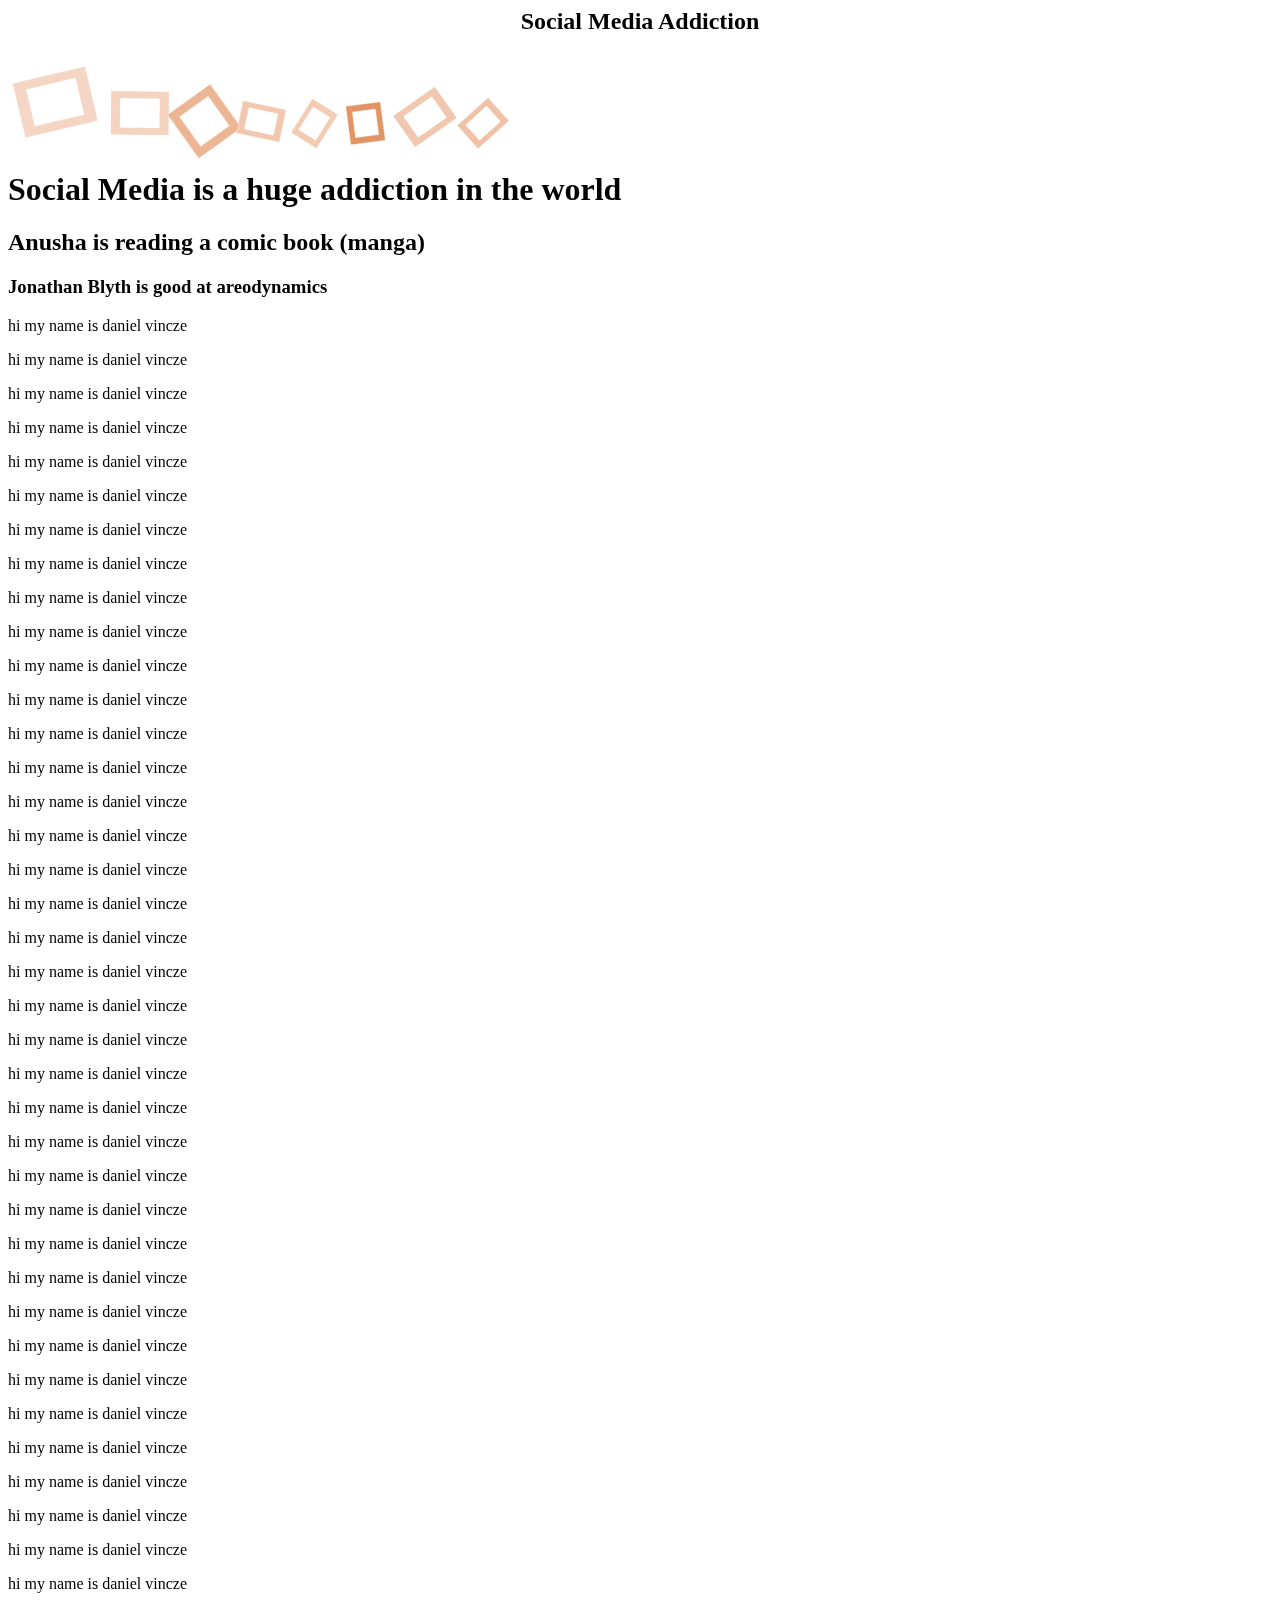
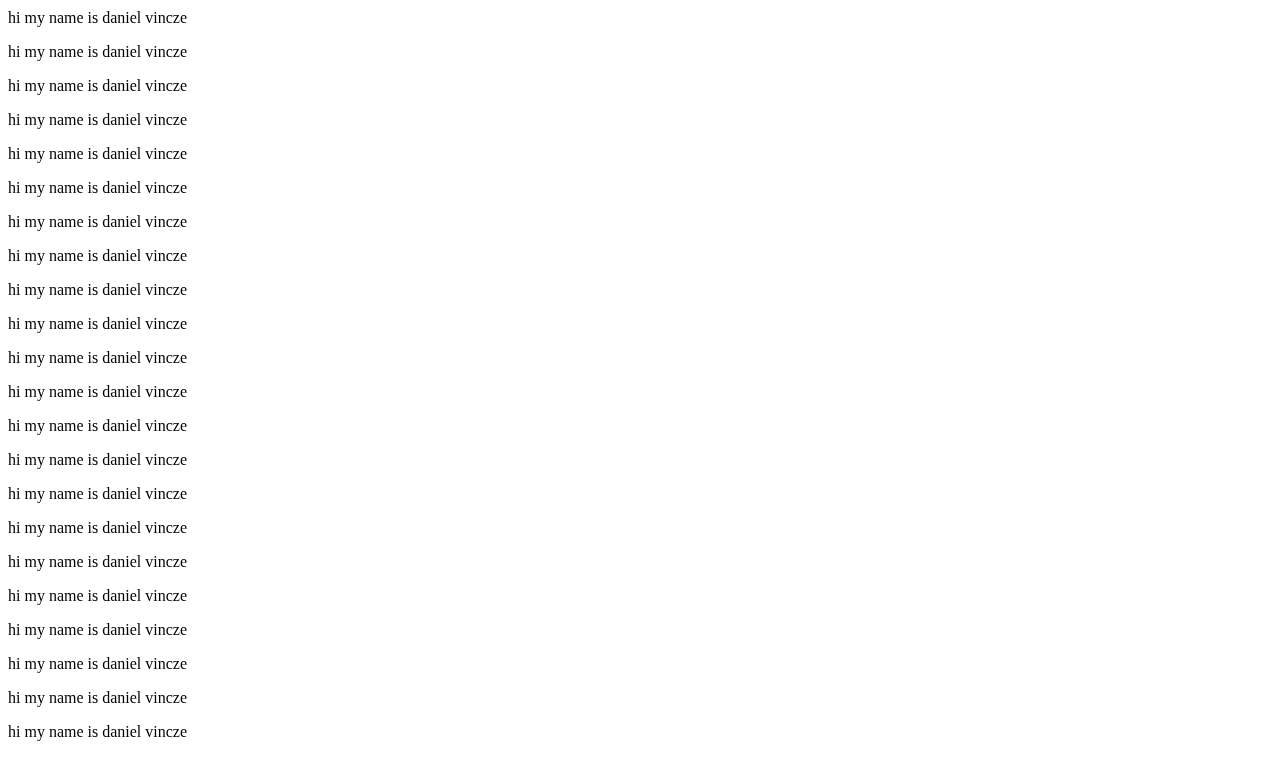
<file: index.html>
<html>
  <head>
    <link rel="icon" type="image/png" href="index_images/Media_Tracker.png">
    <link rel="stylesheet" href="global.css">
    <title>Media Tracker</title>
	
	<div class="header" id="myHeader">
		<h2 class="center-text">Social Media Addiction </h2>
	</div>
	<meta name="viewport" content="width=device-width, initial-scale=1">
	<style>
/* width */
::-webkit-scrollbar {
  width: 10px;
}

/* Track */
::-webkit-scrollbar-track {
  background: #f1f1f1; 
}
 
/* Handle */
::-webkit-scrollbar-thumb {
  background: #888; 
}

/* Handle on hover */
::-webkit-scrollbar-thumb:hover {
  background: #555; 
}
/*Center text function */
.center-text {
    text-align: center; /* Centers inline text inside the element */
}  </style>
  </head>

  <body>
    <div class="background"></div>

    <h1>Social Media is a huge addiction in the world</h1>
	<h2> Anusha is reading a comic book (manga)</h2>
	<h3> Jonathan Blyth is good at areodynamics</h3>

 <script>
  const images = [
    'index_background/Square_1.png',
    'index_background/Square_2.png',
    'index_background/Square_3.png'
  ];

  const background = document.querySelector('.background');
  const placed = [];
  const targetCount = Math.floor(Math.random() * 4) + 5; // random between 5 and 8

  function overlaps(x, y, size) {
    for (const p of placed) {
      const dx = x - p.x;
      const dy = y - p.y;
      const distance = Math.sqrt(dx * dx + dy * dy);
      if (distance < (size + p.size) / 6) return true;
    }
    return false;
  }

  let count = 0;
  let attempts = 0;

  while (count < targetCount && attempts < 1000) {
    attempts++;

    const size = Math.random() * 80 + 50;
    const x = Math.random() * 90;
    const y = Math.random() * 90;

    if (overlaps(x, y, size)) continue;

    placed.push({ x, y, size });

    const img = document.createElement('img');
    img.src = images[Math.floor(Math.random() * images.length)];
    img.classList.add('floating-shape');

    const angle = Math.random() * 360;
    const opacity = Math.random() * 0.5 + 0.4;

    img.style.cssText = `
      width: ${size}px;
      height: ${size}px;
      left: ${x}%;
      top: ${y}%;
      transform: rotate(${angle}deg);
      opacity: ${opacity};
      mix-blend-mode: screen;
    `;

    background.appendChild(img);
    count++;
  }
</script>

<p> hi my name is daniel vincze</p>
<p> hi my name is daniel vincze</p>
<p> hi my name is daniel vincze</p>
<p> hi my name is daniel vincze</p>
<p> hi my name is daniel vincze</p>
<p> hi my name is daniel vincze</p>
<p> hi my name is daniel vincze</p>
<p> hi my name is daniel vincze</p>
<p> hi my name is daniel vincze</p>
<p> hi my name is daniel vincze</p>
<p> hi my name is daniel vincze</p>
<p> hi my name is daniel vincze</p>
<p> hi my name is daniel vincze</p>
<p> hi my name is daniel vincze</p>
<p> hi my name is daniel vincze</p>
<p> hi my name is daniel vincze</p>
<p> hi my name is daniel vincze</p>
<p> hi my name is daniel vincze</p>
<p> hi my name is daniel vincze</p>
<p> hi my name is daniel vincze</p>
<p> hi my name is daniel vincze</p>
<p> hi my name is daniel vincze</p>
<p> hi my name is daniel vincze</p>
<p> hi my name is daniel vincze</p>
<p> hi my name is daniel vincze</p>
<p> hi my name is daniel vincze</p>
<p> hi my name is daniel vincze</p>
<p> hi my name is daniel vincze</p>
<p> hi my name is daniel vincze</p>
<p> hi my name is daniel vincze</p>
<p> hi my name is daniel vincze</p>
<p> hi my name is daniel vincze</p>
<p> hi my name is daniel vincze</p>
<p> hi my name is daniel vincze</p>
<p> hi my name is daniel vincze</p>
<p> hi my name is daniel vincze</p>
<p> hi my name is daniel vincze</p>
<p> hi my name is daniel vincze</p>
<p> hi my name is daniel vincze</p>
<p> hi my name is daniel vincze</p>
<p> hi my name is daniel vincze</p>
<p> hi my name is daniel vincze</p>
<p> hi my name is daniel vincze</p>
<p> hi my name is daniel vincze</p>
<p> hi my name is daniel vincze</p>
<p> hi my name is daniel vincze</p>
<p> hi my name is daniel vincze</p>
<p> hi my name is daniel vincze</p>
<p> hi my name is daniel vincze</p>
<p> hi my name is daniel vincze</p>
<p> hi my name is daniel vincze</p>
<p> hi my name is daniel vincze</p>
<p> hi my name is daniel vincze</p>
<p> hi my name is daniel vincze</p>
<p> hi my name is daniel vincze</p>
<p> hi my name is daniel vincze</p>
<p> hi my name is daniel vincze</p>
<p> hi my name is daniel vincze</p>
<p> hi my name is daniel vincze</p>
<p> hi my name is daniel vincze</p>

  </body>
</html>
</file>
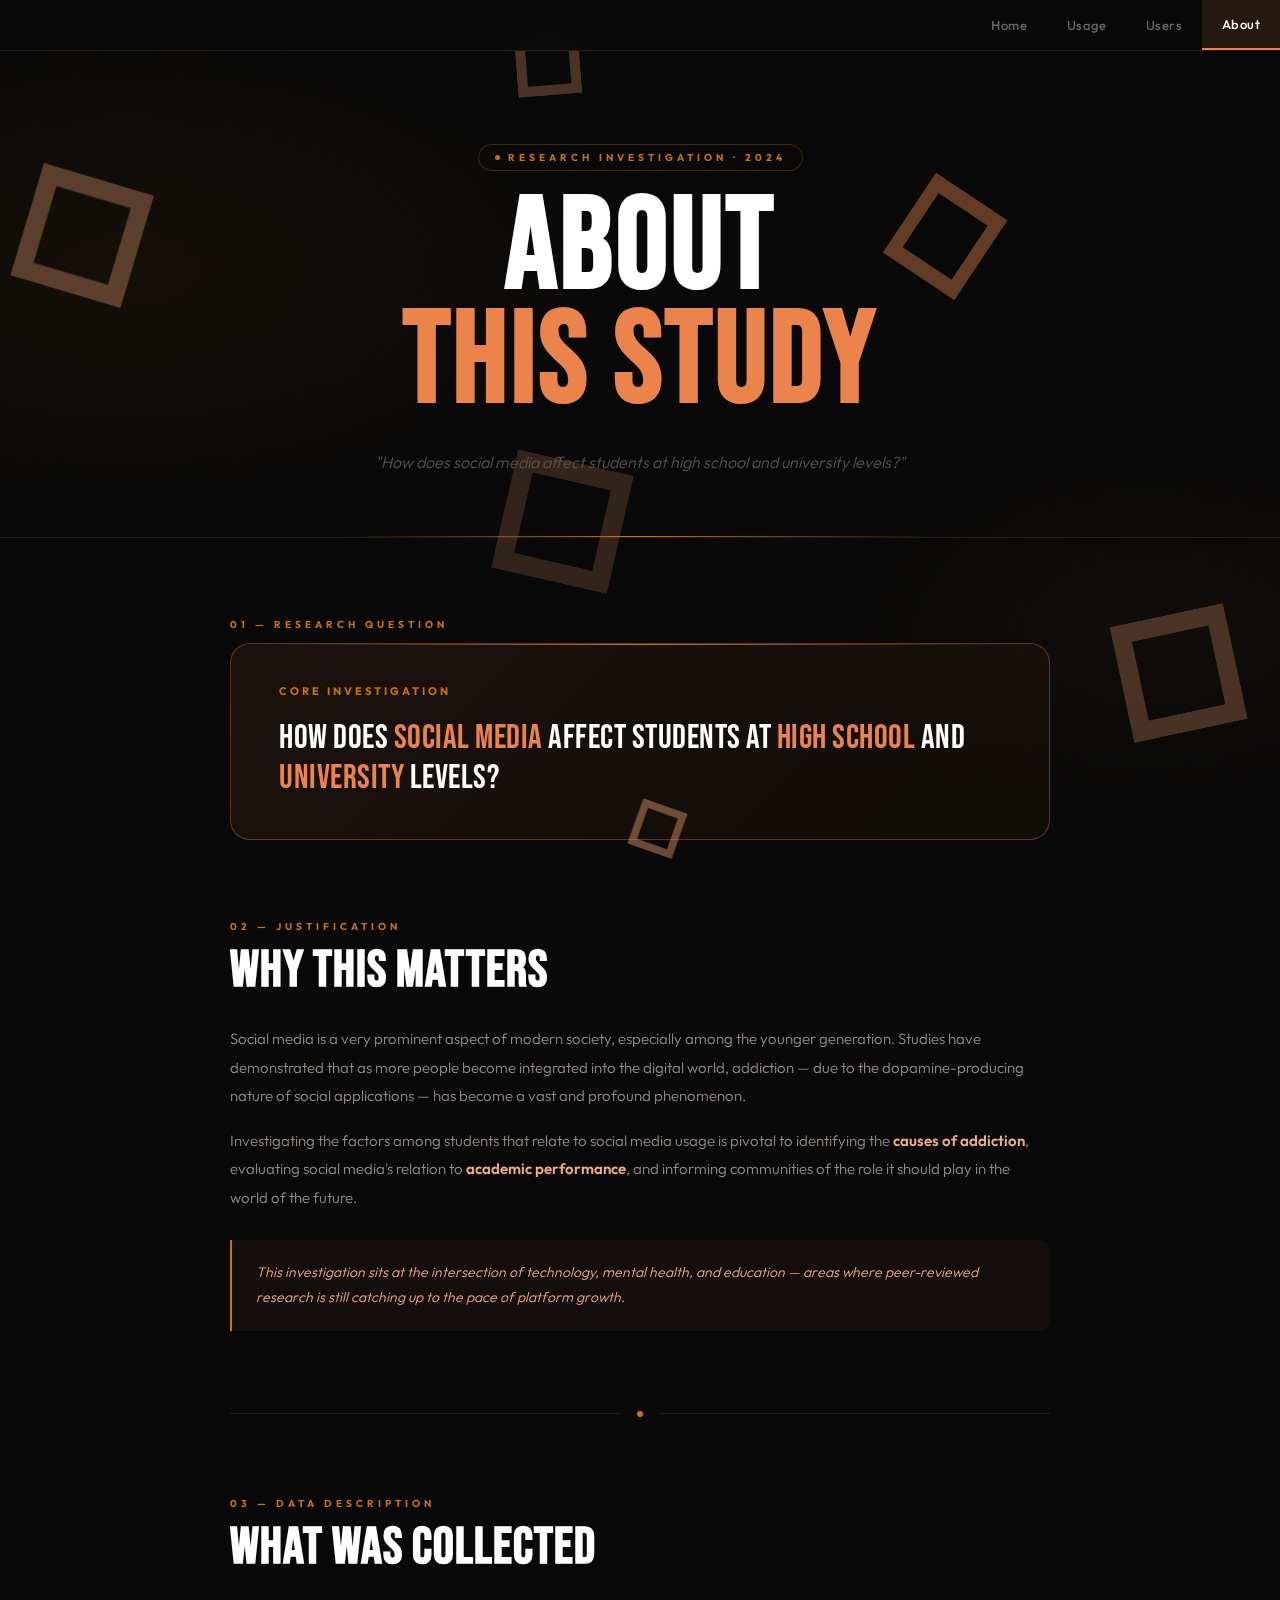
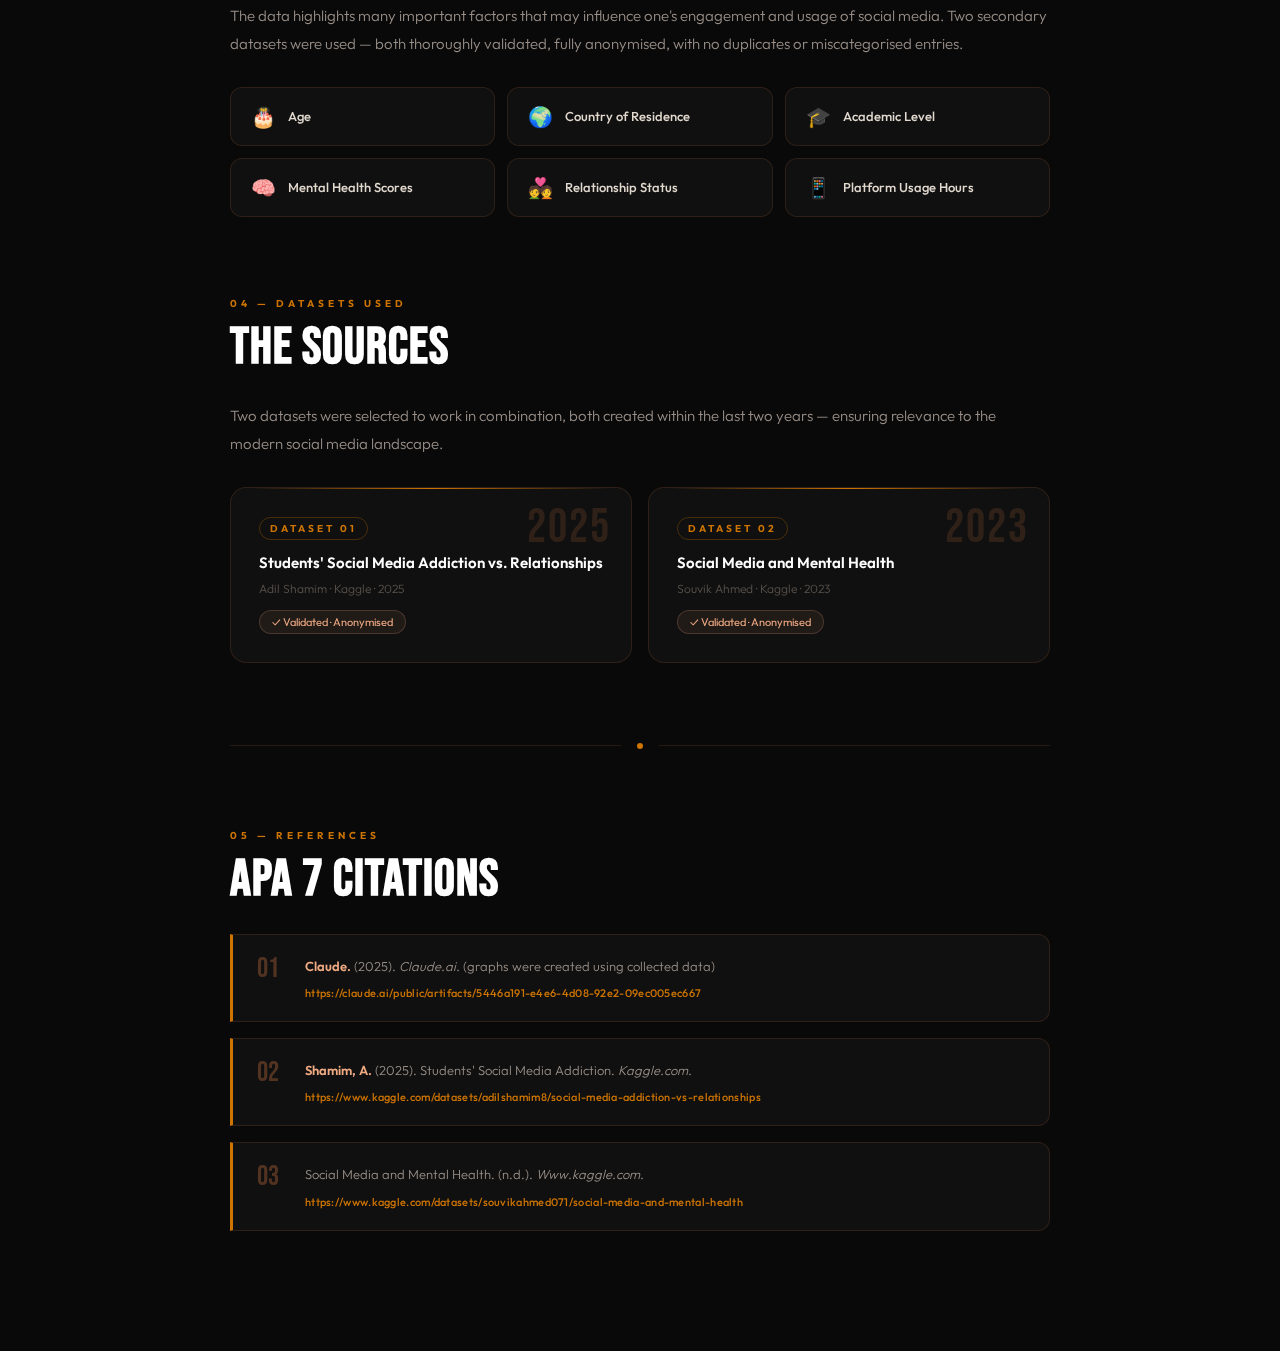
<file: about.html>
<!DOCTYPE html>
<html lang="en">
<head>
  <meta charset="utf-8"/>
  <meta name="viewport" content="width=device-width, initial-scale=1">
  <link rel="icon" type="image/png" href="index_images/Media_Tracker.png">
  <link rel="stylesheet" href="global.css">
  <link rel="preconnect" href="https://fonts.googleapis.com">
  <link href="https://fonts.googleapis.com/css2?family=Bebas+Neue&family=Outfit:wght@200;300;400;500;600;700;900&display=swap" rel="stylesheet">
  <title>About — Media Tracker</title>

  <style>
    :root {
      --orange:       #eb844a;
      --orange-dark:  #ce7400;
      --orange-deep:  #c46a2a;
      --orange-pale:  #f1ab83;
      --amber:        #f09b2b;
      --bg:           #090909;
      --surface:      #101010;
      --surface2:     #161616;
      --border:       rgba(235,132,74,0.14);
      --border-bright:rgba(235,132,74,0.35);
      --text:         #e2d9cf;
      --muted:        #5a534d;
    }

    *, *::before, *::after { box-sizing: border-box; margin: 0; padding: 0; }

    ::-webkit-scrollbar { width: 6px; }
    ::-webkit-scrollbar-track { background: var(--bg); }
    ::-webkit-scrollbar-thumb { background: var(--orange-dark); border-radius: 3px; }

    html, body {
      background: var(--bg);
      color: var(--text);
      font-family: 'Outfit', sans-serif;
      min-height: 100vh;
      overflow-x: hidden;
    }

    /* ── BACKGROUND ── */
    .bg-wrap {
      position: fixed;
      inset: 0;
      z-index: 0;
      pointer-events: none;
      background:
        radial-gradient(ellipse 70% 50% at 10% 30%, rgba(206,116,0,0.06) 0%, transparent 55%),
        radial-gradient(ellipse 50% 40% at 90% 70%, rgba(196,106,42,0.04) 0%, transparent 55%),
        #090909;
    }
    .floating-shape { position: absolute; pointer-events: none; }

    /* ── NAV ── */
    nav {
      position: fixed;
      top: 0; left: 0; right: 0;
      z-index: 200;
      display: flex;
      justify-content: flex-end;
      align-items: center;
      background: rgba(9,9,9,0.88);
      backdrop-filter: blur(16px);
      border-bottom: 1px solid var(--border);
    }
    nav a {
      color: #666;
      padding: 16px 20px;
      text-decoration: none;
      font-size: 13px;
      font-weight: 500;
      letter-spacing: 0.4px;
      transition: color 0.2s;
      display: block;
    }
    nav a:hover { color: var(--orange); }
    nav a.active {
      color: white;
      background: rgba(235,132,74,0.12);
      border-bottom: 2px solid var(--orange);
    }

    /* ── PAGE ── */
    .page {
      position: relative;
      z-index: 1;
      padding-top: 64px;
    }

    /* ── HERO ── */
    .hero {
      min-height: 380px;
      display: flex;
      flex-direction: column;
      align-items: center;
      justify-content: center;
      text-align: center;
      padding: 80px 32px 60px;
      border-bottom: 1px solid var(--border);
      position: relative;
      overflow: hidden;
    }

    .hero::after {
      content: '';
      position: absolute;
      bottom: 0; left: 50%;
      transform: translateX(-50%);
      width: 600px; height: 1px;
      background: linear-gradient(90deg, transparent, var(--orange-dark), transparent);
    }

    .hero-tag {
      display: inline-flex;
      align-items: center;
      gap: 8px;
      font-size: 10px;
      font-weight: 700;
      letter-spacing: 4px;
      color: var(--orange-dark);
      text-transform: uppercase;
      margin-bottom: 20px;
      padding: 6px 16px;
      border: 1px solid rgba(206,116,0,0.3);
      border-radius: 30px;
    }

    .hero-tag::before {
      content: '';
      width: 5px; height: 5px;
      border-radius: 50%;
      background: var(--orange-dark);
      animation: pulse 2s infinite;
    }

    @keyframes pulse {
      0%, 100% { opacity: 1; }
      50% { opacity: 0.3; }
    }

    .hero h1 {
      font-family: 'Bebas Neue', sans-serif;
      font-size: clamp(72px, 12vw, 130px);
      line-height: 0.88;
      letter-spacing: 3px;
      color: white;
      margin-bottom: 28px;
    }

    .hero h1 em {
      font-style: normal;
      color: var(--orange);
      display: block;
    }

    .hero-sub {
      font-size: 16px;
      color: var(--muted);
      font-weight: 300;
      max-width: 560px;
      line-height: 1.8;
      font-style: italic;
    }

    /* ── CONTENT LAYOUT ── */
    .content-wrap {
      max-width: 900px;
      margin: 0 auto;
      padding: 80px 40px 120px;
      display: flex;
      flex-direction: column;
      gap: 80px;
    }

    /* ── SECTION BLOCKS ── */
    .block { animation: fadeUp 0.6s ease both; }
    .block:nth-child(2) { animation-delay: 0.08s; }
    .block:nth-child(3) { animation-delay: 0.16s; }
    .block:nth-child(4) { animation-delay: 0.24s; }
    .block:nth-child(5) { animation-delay: 0.32s; }

    @keyframes fadeUp {
      from { opacity: 0; transform: translateY(28px); }
      to   { opacity: 1; transform: translateY(0); }
    }

    .block-tag {
      font-size: 10px;
      font-weight: 700;
      letter-spacing: 4px;
      color: var(--orange-dark);
      text-transform: uppercase;
      display: block;
      margin-bottom: 12px;
    }

    .block-title {
      font-family: 'Bebas Neue', sans-serif;
      font-size: clamp(34px, 5vw, 52px);
      letter-spacing: 1px;
      color: white;
      line-height: 1;
      margin-bottom: 28px;
    }

    /* ── RESEARCH QUESTION CARD ── */
    .rq-card {
      background: linear-gradient(135deg, rgba(235,132,74,0.08), rgba(206,116,0,0.04));
      border: 1px solid var(--border-bright);
      border-radius: 20px;
      padding: 40px 48px;
      position: relative;
      overflow: hidden;
    }

    .rq-card::before {
      content: '';
      position: absolute;
      top: 0; left: 40px; right: 40px;
      height: 1px;
      background: linear-gradient(90deg, transparent, var(--orange-dark), transparent);
    }

    .rq-quote {
      font-size: 11px;
      font-weight: 700;
      letter-spacing: 3px;
      color: var(--orange-dark);
      text-transform: uppercase;
      margin-bottom: 20px;
      display: block;
    }

    .rq-text {
      font-family: 'Bebas Neue', sans-serif;
      font-size: clamp(22px, 3.5vw, 34px);
      color: white;
      letter-spacing: 0.5px;
      line-height: 1.2;
    }

    .rq-text em {
      color: var(--orange);
      font-style: normal;
    }

    /* ── BODY TEXT ── */
    .body-text {
      font-size: 15px;
      color: #998f88;
      font-weight: 300;
      line-height: 1.9;
    }

    .body-text + .body-text { margin-top: 16px; }

    /* ── FACTOR GRID ── */
    .factor-grid {
      display: grid;
      grid-template-columns: repeat(3, 1fr);
      gap: 12px;
      margin-top: 28px;
    }

    .factor-pill {
      background: var(--surface);
      border: 1px solid var(--border);
      border-radius: 12px;
      padding: 16px 20px;
      display: flex;
      align-items: center;
      gap: 12px;
      transition: border-color 0.2s, background 0.2s;
    }

    .factor-pill:hover {
      border-color: var(--border-bright);
      background: #141414;
    }

    .factor-icon {
      font-size: 20px;
      flex-shrink: 0;
    }

    .factor-label {
      font-size: 13px;
      font-weight: 500;
      color: var(--text);
    }

    /* ── DATASET CARDS ── */
    .dataset-grid {
      display: grid;
      grid-template-columns: 1fr 1fr;
      gap: 16px;
      margin-top: 28px;
    }

    .dataset-card {
      background: var(--surface);
      border: 1px solid var(--border);
      border-radius: 16px;
      padding: 28px;
      position: relative;
      overflow: hidden;
      transition: border-color 0.2s, transform 0.2s;
    }

    .dataset-card:hover {
      border-color: var(--border-bright);
      transform: translateY(-3px);
    }

    .dataset-card::before {
      content: '';
      position: absolute;
      top: 0; left: 20px; right: 20px;
      height: 1px;
      background: linear-gradient(90deg, transparent, var(--orange-dark), transparent);
    }

    .dataset-year {
      font-family: 'Bebas Neue', sans-serif;
      font-size: 48px;
      color: rgba(235,132,74,0.15);
      line-height: 1;
      position: absolute;
      top: 16px; right: 20px;
      letter-spacing: 2px;
    }

    .dataset-num {
      display: inline-block;
      font-size: 10px;
      font-weight: 700;
      letter-spacing: 3px;
      color: var(--orange-dark);
      text-transform: uppercase;
      margin-bottom: 12px;
      padding: 4px 10px;
      border: 1px solid rgba(206,116,0,0.3);
      border-radius: 20px;
    }

    .dataset-title {
      font-size: 15px;
      font-weight: 600;
      color: white;
      margin-bottom: 8px;
      line-height: 1.4;
    }

    .dataset-author {
      font-size: 12px;
      color: var(--muted);
      font-weight: 300;
      margin-bottom: 14px;
    }

    .dataset-tag {
      display: inline-flex;
      align-items: center;
      gap: 6px;
      font-size: 11px;
      color: var(--orange-pale);
      background: rgba(241,171,131,0.08);
      border: 1px solid rgba(241,171,131,0.2);
      border-radius: 20px;
      padding: 4px 12px;
    }

    /* ── DIVIDER ── */
    .divider {
      display: flex;
      align-items: center;
      gap: 16px;
    }
    .divider::before, .divider::after {
      content: '';
      flex: 1;
      height: 1px;
      background: var(--border);
    }
    .divider-dot {
      width: 6px; height: 6px;
      border-radius: 50%;
      background: var(--orange-dark);
    }

    /* ── REFERENCES ── */
    .ref-list {
      display: flex;
      flex-direction: column;
      gap: 16px;
      margin-top: 28px;
    }

    .ref-item {
      background: var(--surface);
      border: 1px solid var(--border);
      border-left: 3px solid var(--orange-dark);
      border-radius: 0 12px 12px 0;
      padding: 20px 24px;
      display: flex;
      gap: 20px;
      align-items: flex-start;
      transition: border-left-color 0.2s, background 0.2s;
    }

    .ref-item:hover {
      border-left-color: var(--orange);
      background: #141414;
    }

    .ref-num {
      font-family: 'Bebas Neue', sans-serif;
      font-size: 28px;
      color: rgba(235,132,74,0.3);
      line-height: 1;
      flex-shrink: 0;
      min-width: 28px;
    }

    .ref-body { flex: 1; }

    .ref-citation {
      font-size: 13px;
      color: #998f88;
      font-weight: 300;
      line-height: 1.8;
    }

    .ref-citation strong {
      color: var(--orange-pale);
      font-weight: 600;
    }

    .ref-link {
      display: inline-block;
      margin-top: 8px;
      font-size: 11px;
      color: var(--orange-dark);
      text-decoration: none;
      font-weight: 500;
      letter-spacing: 0.3px;
      transition: color 0.2s;
      word-break: break-all;
    }
    .ref-link:hover { color: var(--orange); }

    /* ── CALLOUT ── */
    .callout {
      padding: 20px 24px;
      background: rgba(235,132,74,0.05);
      border-left: 2px solid var(--orange-dark);
      border-radius: 0 10px 10px 0;
      font-size: 14px;
      color: var(--orange-pale);
      font-weight: 300;
      line-height: 1.8;
      font-style: italic;
    }
  </style>
</head>
<body>

<!-- Nav -->
<nav>
  <a href="index.html">Home</a>
  <a href="usage_data.html">Usage</a>
  <a href="user_data.html">Users</a>
  <a href="about.html" class="active">About</a>
</nav>

<!-- BG -->
<div class="bg-wrap" id="bgwrap"></div>

<script>
  const bgImgs = ['index_background/Square_1.png','index_background/Square_2.png','index_background/Square_3.png'];
  const bgEl = document.getElementById('bgwrap');
  const placed = [];
  const n = Math.floor(Math.random()*4)+5;
  function overlaps(x,y,s){ return placed.some(p=>Math.hypot(x-p.x,y-p.y)<(s+p.s)/6); }
  let c=0,a=0;
  while(c<n&&a<1000){
    a++;
    const s=Math.random()*80+50, x=Math.random()*90, y=Math.random()*90;
    if(overlaps(x,y,s)) continue;
    placed.push({x,y,s});
    const img=document.createElement('img');
    img.src=bgImgs[Math.floor(Math.random()*3)];
    img.className='floating-shape';
    img.style.cssText=`width:${s}px;height:${s}px;left:${x}%;top:${y}%;transform:rotate(${Math.random()*360}deg);opacity:${Math.random()*0.35+0.15};mix-blend-mode:screen;`;
    bgEl.appendChild(img); c++;
  }
</script>

<div class="page">

  <!-- HERO -->
  <div class="hero">
    <div class="hero-tag">Research Investigation · 2024</div>
    <h1>About<em>This Study</em></h1>
    <p class="hero-sub">"How does social media affect students at high school and university levels?"</p>
  </div>

  <div class="content-wrap">

    <!-- RESEARCH QUESTION -->
    <div class="block">
      <span class="block-tag">01 — Research Question</span>
      <div class="rq-card">
        <span class="rq-quote">Core Investigation</span>
        <p class="rq-text">How does <em>Social Media</em> affect students at <em>high school</em> and <em>university</em> levels?</p>
      </div>
    </div>

    <!-- JUSTIFICATION -->
    <div class="block">
      <span class="block-tag">02 — Justification</span>
      <h2 class="block-title">Why This Matters</h2>
      <p class="body-text">
        Social media is a very prominent aspect of modern society, especially among the younger generation. Studies have demonstrated that as more people become integrated into the digital world, addiction — due to the dopamine-producing nature of social applications — has become a vast and profound phenomenon.
      </p>
      <p class="body-text" style="margin-top:16px;">
        Investigating the factors among students that relate to social media usage is pivotal to identifying the <strong style="color:var(--orange-pale);font-weight:600;">causes of addiction</strong>, evaluating social media's relation to <strong style="color:var(--orange-pale);font-weight:600;">academic performance</strong>, and informing communities of the role it should play in the world of the future.
      </p>
      <div class="callout" style="margin-top:28px;">
        This investigation sits at the intersection of technology, mental health, and education — areas where peer-reviewed research is still catching up to the pace of platform growth.
      </div>
    </div>

    <div class="divider"><div class="divider-dot"></div></div>

    <!-- DATA DESCRIPTION -->
    <div class="block">
      <span class="block-tag">03 — Data Description</span>
      <h2 class="block-title">What Was Collected</h2>
      <p class="body-text">
        The data highlights many important factors that may influence one's engagement and usage of social media. Two secondary datasets were used — both thoroughly validated, fully anonymised, with no duplicates or miscategorised entries.
      </p>

      <div class="factor-grid">
        <div class="factor-pill"><span class="factor-icon">🎂</span><span class="factor-label">Age</span></div>
        <div class="factor-pill"><span class="factor-icon">🌍</span><span class="factor-label">Country of Residence</span></div>
        <div class="factor-pill"><span class="factor-icon">🎓</span><span class="factor-label">Academic Level</span></div>
        <div class="factor-pill"><span class="factor-icon">🧠</span><span class="factor-label">Mental Health Scores</span></div>
        <div class="factor-pill"><span class="factor-icon">💑</span><span class="factor-label">Relationship Status</span></div>
        <div class="factor-pill"><span class="factor-icon">📱</span><span class="factor-label">Platform Usage Hours</span></div>
      </div>
    </div>

    <!-- DATASETS -->
    <div class="block">
      <span class="block-tag">04 — Datasets Used</span>
      <h2 class="block-title">The Sources</h2>
      <p class="body-text">Two datasets were selected to work in combination, both created within the last two years — ensuring relevance to the modern social media landscape.</p>

      <div class="dataset-grid">
        <div class="dataset-card">
          <span class="dataset-year">2025</span>
          <span class="dataset-num">Dataset 01</span>
          <div class="dataset-title">Students' Social Media Addiction vs. Relationships</div>
          <div class="dataset-author">Adil Shamim · Kaggle · 2025</div>
          <div class="dataset-tag">✓ Validated · Anonymised</div>
        </div>
        <div class="dataset-card">
          <span class="dataset-year">2023</span>
          <span class="dataset-num">Dataset 02</span>
          <div class="dataset-title">Social Media and Mental Health</div>
          <div class="dataset-author">Souvik Ahmed · Kaggle · 2023</div>
          <div class="dataset-tag">✓ Validated · Anonymised</div>
        </div>
      </div>
    </div>

    <div class="divider"><div class="divider-dot"></div></div>

    <!-- REFERENCES -->
    <div class="block">
      <span class="block-tag">05 — References</span>
      <h2 class="block-title">APA 7 Citations</h2>

      <div class="ref-list">

        <div class="ref-item">
          <span class="ref-num">01</span>
          <div class="ref-body">
            <p class="ref-citation">
              <strong>Claude.</strong> (2025). <em>Claude.ai.</em> (graphs were created using collected data)
            </p>
            <a class="ref-link" href="https://claude.ai/public/artifacts/5446a191-e4e6-4d08-92e2-09ec005ec667" target="_blank">
              https://claude.ai/public/artifacts/5446a191-e4e6-4d08-92e2-09ec005ec667
            </a>
          </div>
        </div>

        <div class="ref-item">
          <span class="ref-num">02</span>
          <div class="ref-body">
            <p class="ref-citation">
              <strong>Shamim, A.</strong> (2025). Students' Social Media Addiction. <em>Kaggle.com.</em>
            </p>
            <a class="ref-link" href="https://www.kaggle.com/datasets/adilshamim8/social-media-addiction-vs-relationships" target="_blank">
              https://www.kaggle.com/datasets/adilshamim8/social-media-addiction-vs-relationships
            </a>
          </div>
        </div>

        <div class="ref-item">
          <span class="ref-num">03</span>
          <div class="ref-body">
            <p class="ref-citation">
              Social Media and Mental Health. (n.d.). <em>Www.kaggle.com.</em>
            </p>
            <a class="ref-link" href="https://www.kaggle.com/datasets/souvikahmed071/social-media-and-mental-health" target="_blank">
              https://www.kaggle.com/datasets/souvikahmed071/social-media-and-mental-health
            </a>
          </div>
        </div>

      </div>
    </div>

  </div><!-- /content-wrap -->
</div><!-- /page -->

</body>
</html>
</file>
<file: global.css>

</file>
